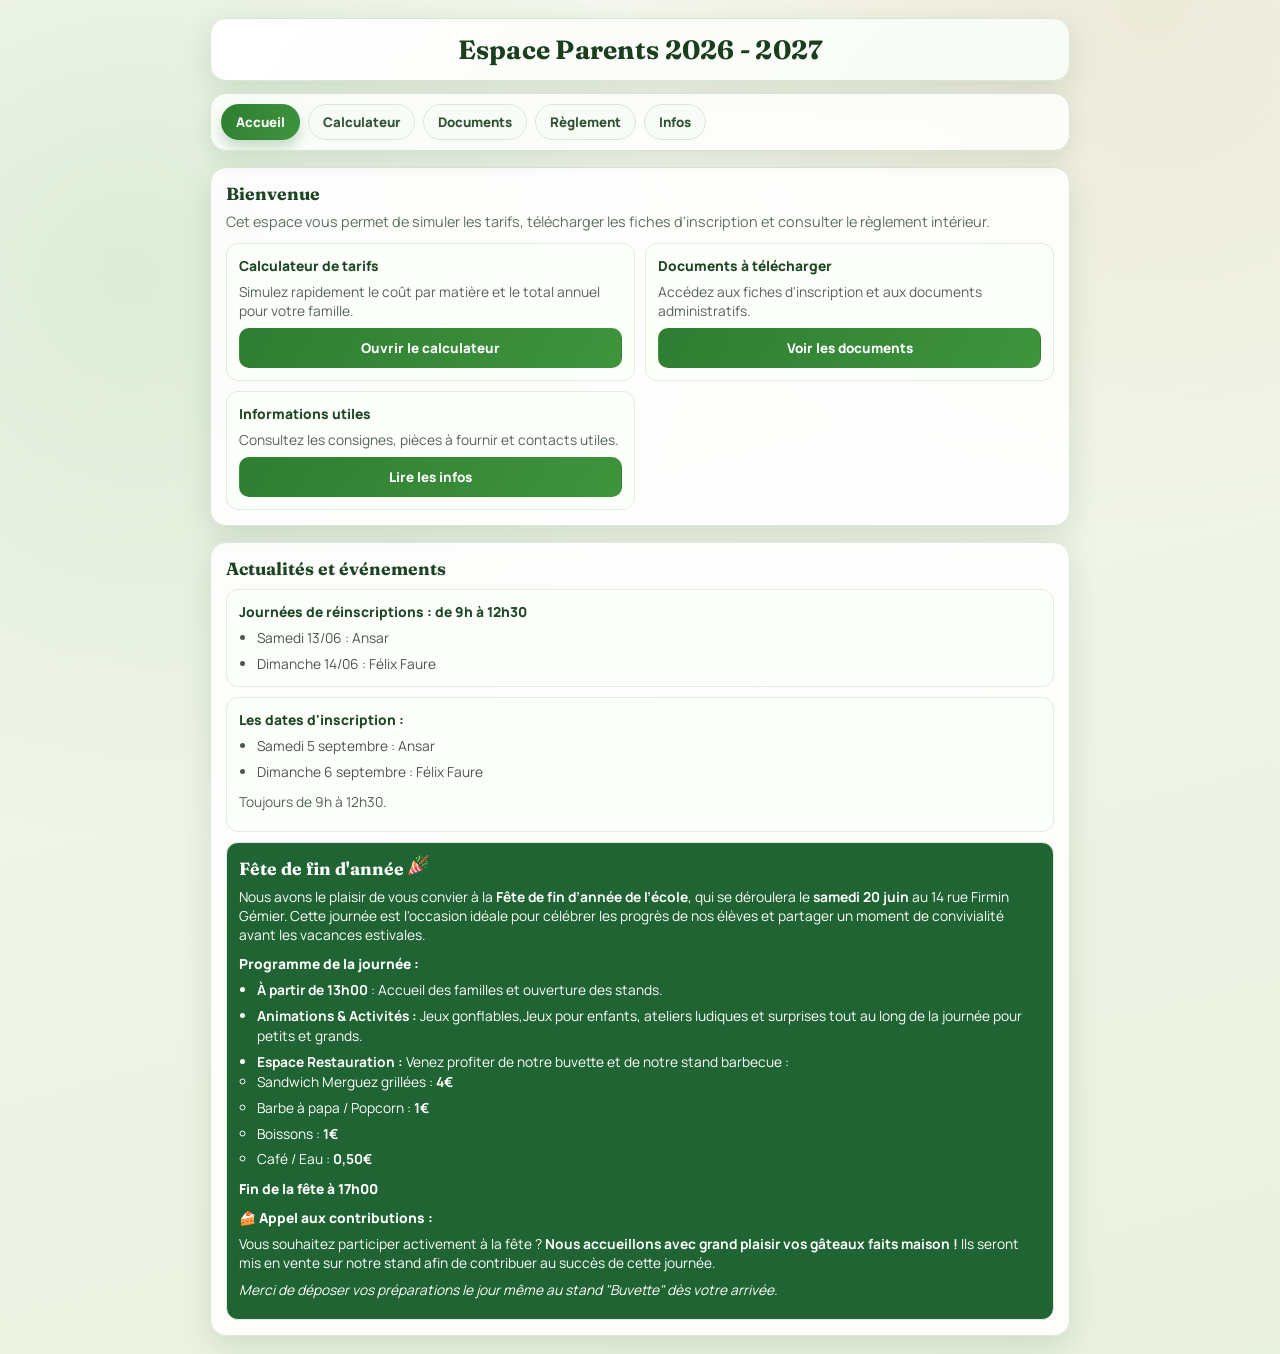
<file: index.html>
<!doctype html>
<html lang="fr">
  <head>
    <meta charset="UTF-8" />
    <meta
      name="viewport"
      content="width=device-width, initial-scale=1.0, user-scalable=no"
    />
    <title>Espace Parents 2026-2027</title>
    <link rel="stylesheet" href="styles.css" />
    <link rel="icon" type="image/png" href="favicon.ico" />
  </head>
  <body>
    <header class="top-nav-wrap">
      <h1>Espace Parents 2026 - 2027</h1>
      <nav class="top-nav">
        <a class="top-link active" href="index.html">Accueil</a>
        <a class="top-link" href="calculateur.html">Calculateur</a>
        <a class="top-link" href="documents.html">Documents</a>
        <a class="top-link" href="reglement.html">Règlement</a>
        <a class="top-link" href="infos-pratiques.html">Infos</a>
      </nav>
    </header>

    <main class="page-section">
      <section class="parents-space">
        <h2>Bienvenue</h2>
        <p class="parents-intro">
          Cet espace vous permet de simuler les tarifs, télécharger les fiches
          d'inscription et consulter le règlement intérieur.
        </p>
        <div class="parents-grid">
          <article class="parents-card">
            <h3>Calculateur de tarifs</h3>
            <p>
              Simulez rapidement le coût par matière et le total annuel pour
              votre famille.
            </p>
            <a class="doc-btn" href="calculateur.html">Ouvrir le calculateur</a>
          </article>
          <article class="parents-card">
            <h3>Documents à télécharger</h3>
            <p>
              Accédez aux fiches d'inscription et aux documents administratifs.
            </p>
            <a class="doc-btn" href="documents.html">Voir les documents</a>
          </article>
          <article class="parents-card">
            <h3>Informations utiles</h3>
            <p>Consultez les consignes, pièces à fournir et contacts utiles.</p>
            <a class="doc-btn" href="infos-pratiques.html">Lire les infos</a>
          </article>
        </div>
      </section>
      <section class="parents-space">
        <h2>Actualités et événements</h2>
        <article class="parents-card" style="margin-top: 10px">
          <h3>Journées de réinscriptions : de 9h à 12h30</h3>
          <ul class="info-list">
            <li>Samedi 13/06 : Ansar</li>
            <li>Dimanche 14/06 : Félix Faure</li>
          </ul>
        </article>
        <article class="parents-card" style="margin-top: 10px">
          <h3>Les dates d'inscription :</h3>
          <ul class="info-list">
            <li>Samedi 5 septembre : Ansar</li>
            <li>Dimanche 6 septembre : Félix Faure</li>
          </ul>
          <p class="parents-intro" style="margin-top: 10px">
            Toujours de 9h à 12h30.
          </p>
        </article>

        <article
          class="parents-card"
          style="margin-top: 10px; background-color: #1f6432"
        >
          <h2 style="color: white">
            Fête de fin d'année
            <img
              src="fete.png"
              alt="Fête de fin d'année"
              style="width: 20px; height: 20px"
            />
          </h2>
          <p style="color: white">
            Nous avons le plaisir de vous convier à la
            <strong>Fête de fin d’année de l’école</strong>, qui se déroulera le
            <strong>samedi 20 juin</strong> au 14 rue Firmin Gémier. Cette
            journée est l'occasion idéale pour célébrer les progrès de nos
            élèves et partager un moment de convivialité avant les vacances
            estivales.
          </p>
          <h3 style="color: white; margin-top: 10px">
            Programme de la journée :
          </h3>
          <ul class="info-list" style="color: white">
            <li>
              <strong>À partir de 13h00</strong> : Accueil des familles et
              ouverture des stands.
            </li>

            <li>
              <strong>Animations & Activités :</strong> Jeux gonflables,Jeux
              pour enfants, ateliers ludiques et surprises tout au long de la
              journée pour petits et grands.
            </li>

            <li>
              <strong>Espace Restauration :</strong> Venez profiter de notre
              buvette et de notre stand barbecue :
              <ul style="list-style-type: circle">
                <li>Sandwich Merguez grillées : <strong>4€</strong></li>
                <li>Barbe à papa / Popcorn : <strong>1€</strong></li>
                <li>Boissons : <strong>1€</strong></li>
                <li>Café / Eau : <strong>0,50€</strong></li>
              </ul>
            </li>
          </ul>
          <h3 style="color: white; margin-top: 10px">Fin de la fête à 17h00</h3>

          <h3 style="color: white; margin-top: 10px">
            🍰 Appel aux contributions :
          </h3>
          <p style="color: white">
            Vous souhaitez participer activement à la fête ?
            <strong
              >Nous accueillons avec grand plaisir vos gâteaux faits maison
              !</strong
            >
            Ils seront mis en vente sur notre stand afin de contribuer au succès
            de cette journée.
          </p>
          <p style="color: white">
            <em
              >Merci de déposer vos préparations le jour même au stand "Buvette"
              dès votre arrivée.</em
            >
          </p>
        </article>
      </section>
    </main>
  </body>
</html>
</file>
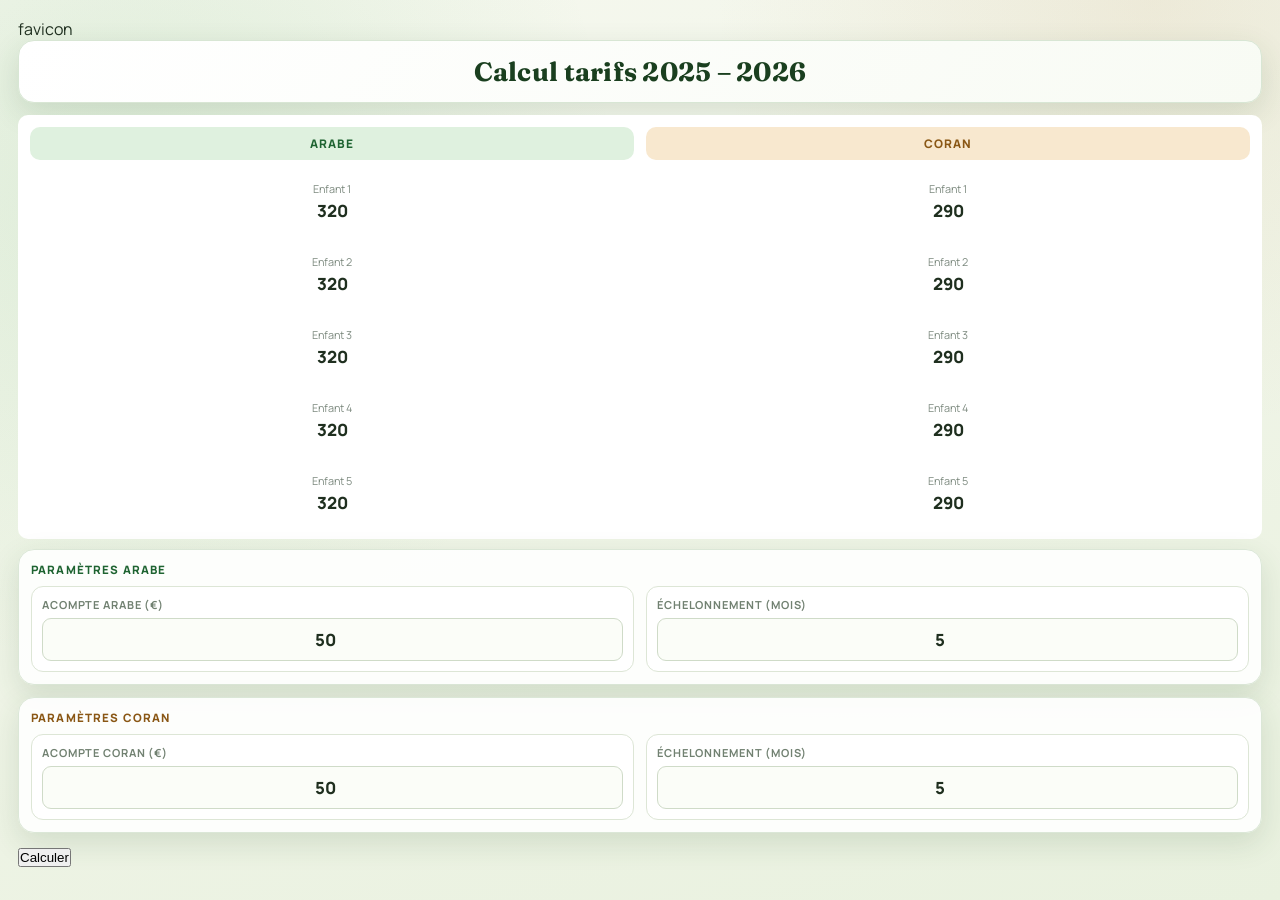
<file: calcul_tarifs_25-26.html>
<!doctype html>
<html lang="fr">
  <head>
    <meta charset="UTF-8" />
    <meta
      name="viewport"
      content="width=device-width, initial-scale=1.0, user-scalable=no"
    />
    <title>Tarifs 2025–2026</title>
    <link rel="stylesheet" href="styles.css" />
    favicon
    <link rel="icon" type="image/png" href="favicon.ico" />
  </head>
  <body>
    <h1>Calcul tarifs 2025 – 2026</h1>

    <!-- Grille 5 enfants -->
    <div
      style="
        background: #fff;
        border-radius: 10px;
        padding: 12px;
        margin-bottom: 10px;
      "
    >
      <div class="grid" style="margin-bottom: 0">
        <div>
          <div class="col-head col-arabe">Arabe</div>
          <div id="col-a"></div>
        </div>
        <div>
          <div class="col-head col-coran">Coran</div>
          <div id="col-c"></div>
        </div>
      </div>
    </div>

    <!-- Paramètres indépendants par matière -->
    <div class="subject-params">
      <div class="subject-card subject-a">
        <div class="subject-title">Paramètres Arabe</div>
        <div class="params-row">
          <div class="param-box">
            <label>Acompte Arabe (€)</label>
            <input
              type="number"
              id="acompteA"
              value="50"
              min="0"
              inputmode="numeric"
            />
          </div>
          <div class="param-box">
            <label>Échelonnement (mois)</label>
            <input
              type="number"
              id="nbmoisA"
              value="5"
              min="1"
              max="12"
              inputmode="numeric"
            />
          </div>
        </div>
      </div>

      <div class="subject-card subject-c">
        <div class="subject-title">Paramètres Coran</div>
        <div class="params-row">
          <div class="param-box">
            <label>Acompte Coran (€)</label>
            <input
              type="number"
              id="acompteC"
              value="50"
              min="0"
              inputmode="numeric"
            />
          </div>
          <div class="param-box">
            <label>Échelonnement (mois)</label>
            <input
              type="number"
              id="nbmoisC"
              value="5"
              min="1"
              max="12"
              inputmode="numeric"
            />
          </div>
        </div>
      </div>
    </div>

    <button class="btn-calc" onclick="calculer()">Calculer</button>

    <div id="result">
      <div id="blocA" class="res-section"></div>
      <div id="blocC" class="res-section"></div>
      <div class="total-bar">
        <span class="tl">Total à régler</span>
        <span class="tv" id="totalGlobal"></span>
      </div>
      <button class="btn-reset" onclick="reset()">
        ← Nouvelle inscription
      </button>
    </div>

    <script src="script.js"></script>
  </body>
</html>
</file>
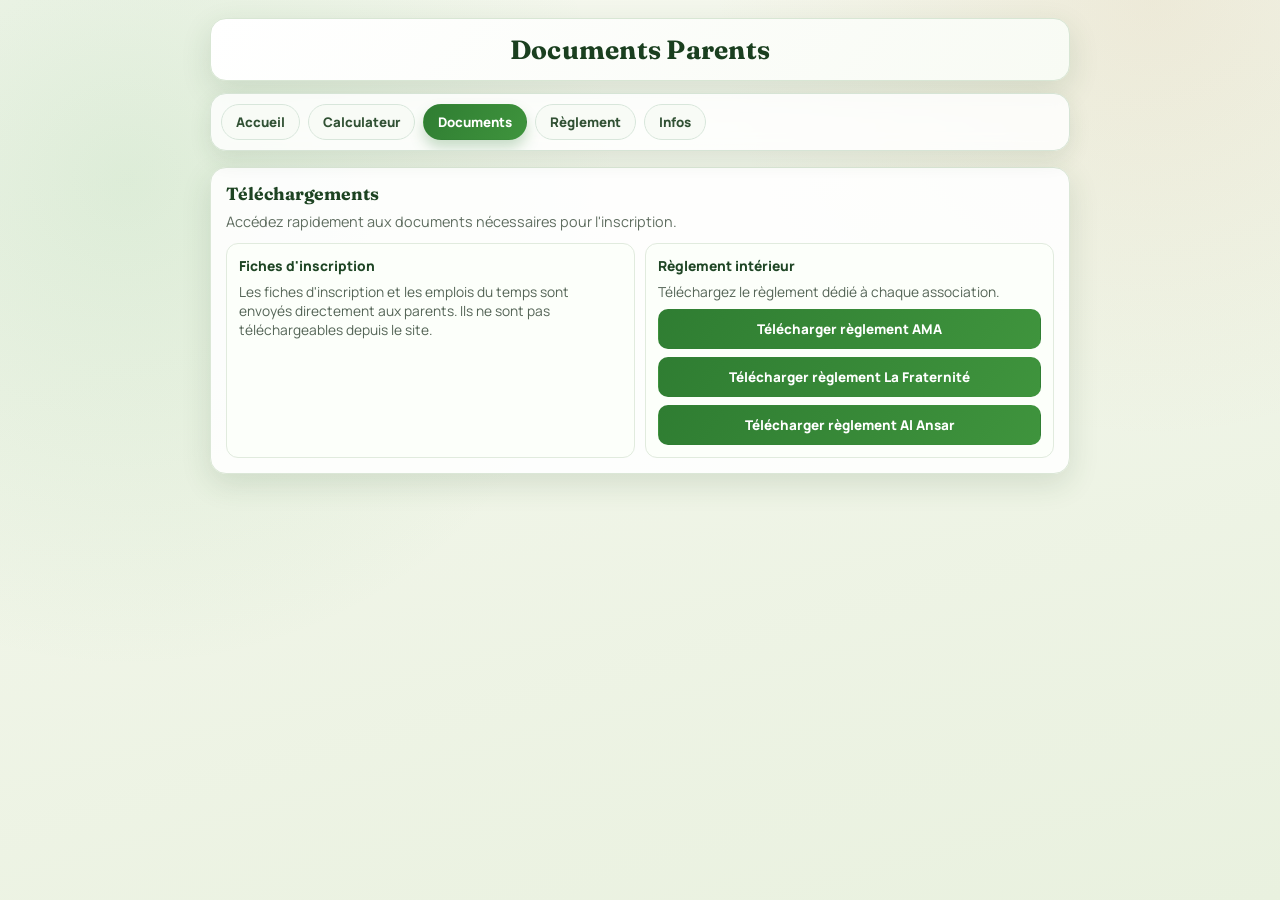
<file: documents.html>
<!doctype html>
<html lang="fr">
  <head>
    <meta charset="UTF-8" />
    <meta
      name="viewport"
      content="width=device-width, initial-scale=1.0, user-scalable=no"
    />
    <title>Documents Parents</title>
    <link rel="stylesheet" href="styles.css" />
    <link rel="icon" type="image/png" href="favicon.ico" />
  </head>
  <body>
    <header class="top-nav-wrap">
      <h1>Documents Parents</h1>
      <nav class="top-nav">
        <a class="top-link" href="index.html">Accueil</a>
        <a class="top-link" href="calculateur.html">Calculateur</a>
        <a class="top-link active" href="documents.html">Documents</a>
        <a class="top-link" href="reglement.html">Règlement</a>
        <a class="top-link" href="infos-pratiques.html">Infos</a>
      </nav>
    </header>

    <main class="page-section">
      <section class="parents-space">
        <h2>Téléchargements</h2>
        <p class="parents-intro">
          Accédez rapidement aux documents nécessaires pour l'inscription.
        </p>
        <div class="parents-grid">
          <article class="parents-card">
            <h3>Fiches d'inscription</h3>
            <p>
              Les fiches d'inscription et les emplois du temps sont envoyés
              directement aux parents. Ils ne sont pas téléchargeables depuis le
              site.
            </p>
          </article>
          <article class="parents-card" id="reglements-associations">
            <h3>Règlement intérieur</h3>
            <p>Téléchargez le règlement dédié à chaque association.</p>
            <div class="doc-actions">
              <a
                class="doc-btn"
                href="REGLEMENT-INTERIEUR-AMA_26-27.pdf"
                download
                >Télécharger règlement AMA</a
              >
              <a
                class="doc-btn"
                href="REGLEMENT-INTERIEUR-FRATERNITE_26-27.pdf"
                download
                >Télécharger règlement La Fraternité</a
              >
              <a
                class="doc-btn"
                href="REGLEMENT-INTERIEUR-ANSAR_26-27.pdf"
                download
                >Télécharger règlement Al Ansar</a
              >
            </div>
          </article>
        </div>
      </section>
    </main>
  </body>
</html>
</file>
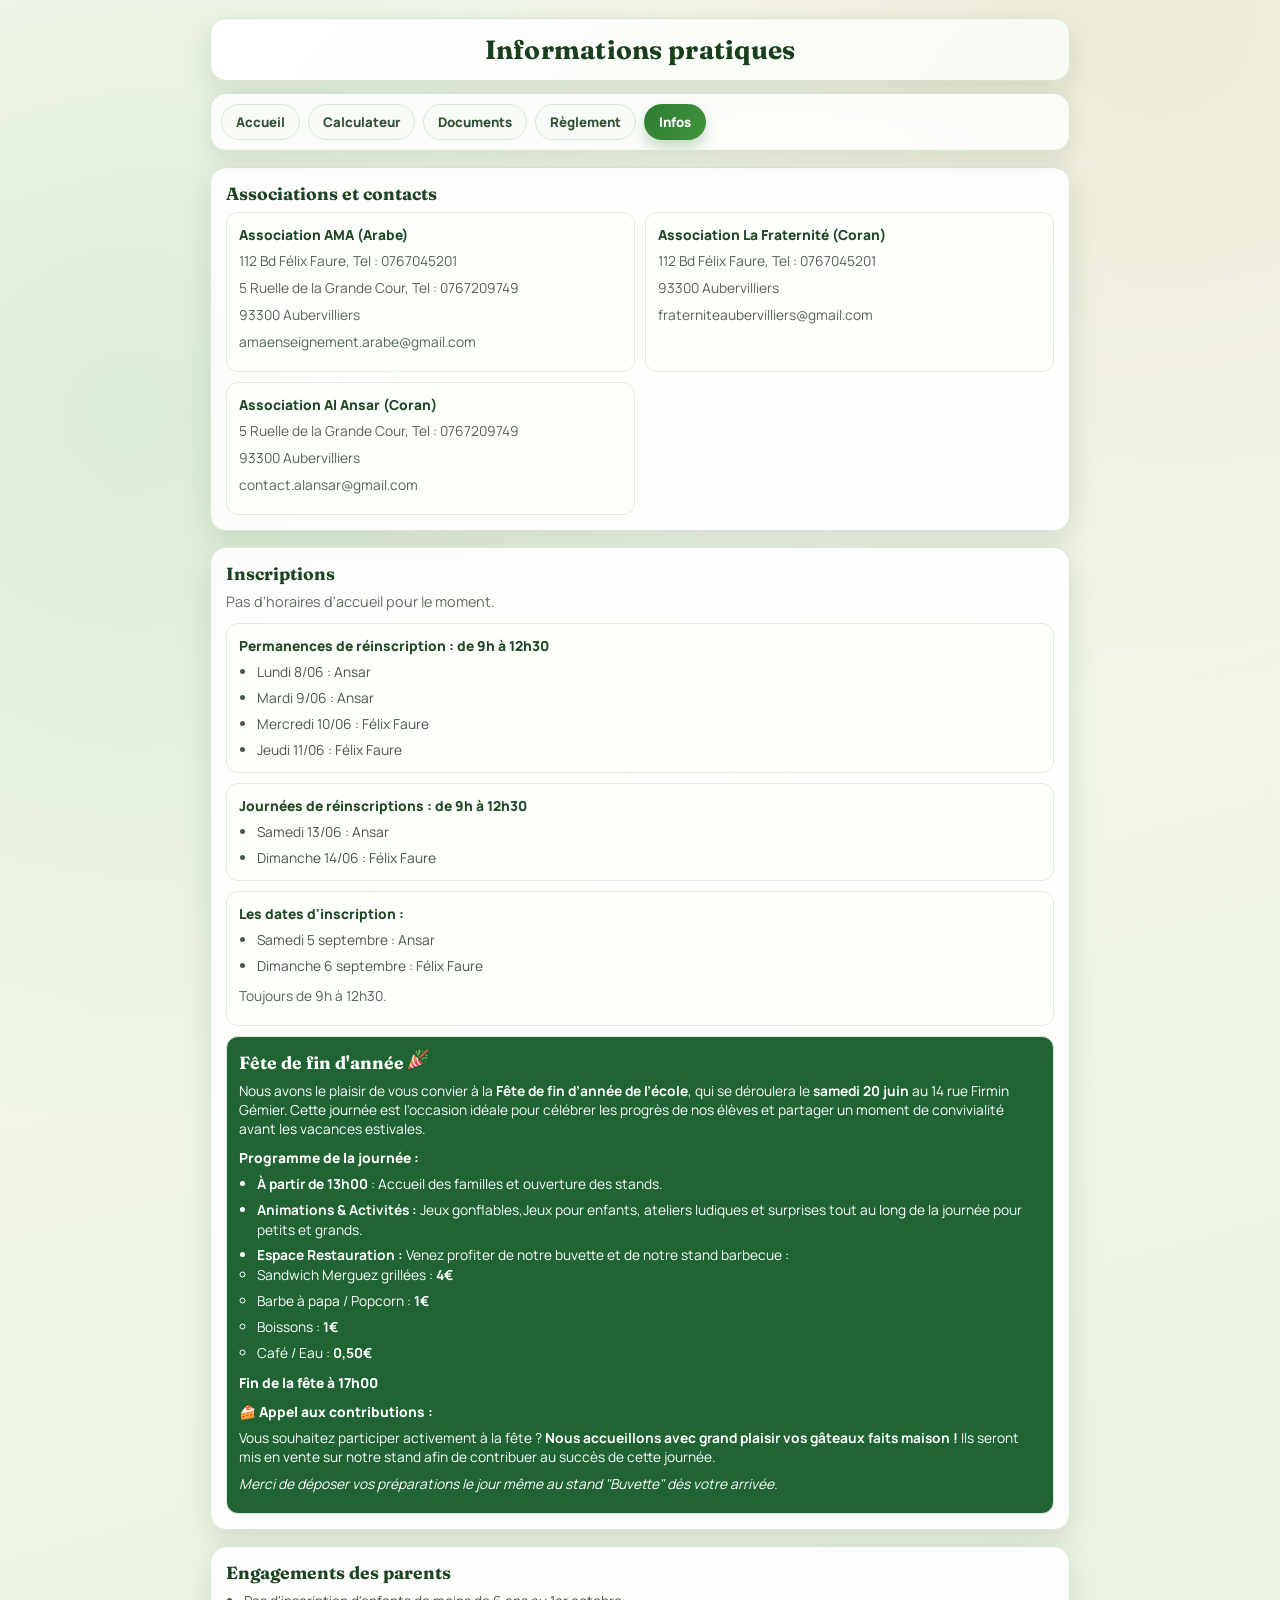
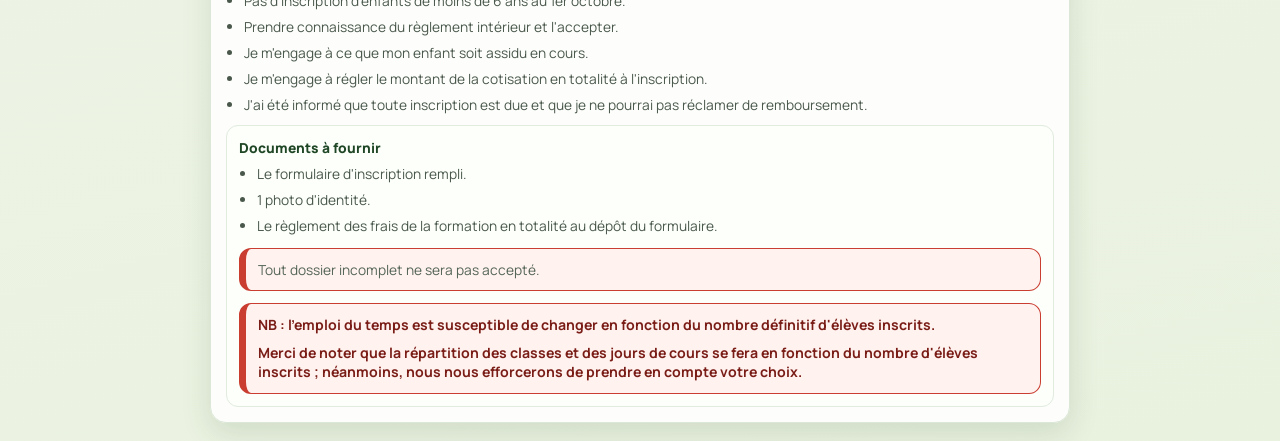
<file: infos-pratiques.html>
<!doctype html>
<html lang="fr">
  <head>
    <meta charset="UTF-8" />
    <meta
      name="viewport"
      content="width=device-width, initial-scale=1.0, user-scalable=no"
    />
    <title>Infos pratiques</title>
    <link rel="stylesheet" href="styles.css" />
    <link rel="icon" type="image/png" href="favicon.ico" />
  </head>
  <body>
    <header class="top-nav-wrap">
      <h1>Informations pratiques</h1>
      <nav class="top-nav">
        <a class="top-link" href="index.html">Accueil</a>
        <a class="top-link" href="calculateur.html">Calculateur</a>
        <a class="top-link" href="documents.html">Documents</a>
        <a class="top-link" href="reglement.html">Règlement</a>
        <a class="top-link active" href="infos-pratiques.html">Infos</a>
      </nav>
    </header>

    <main class="page-section">
      <section class="parents-space">
        <h2>Associations et contacts</h2>
        <div class="parents-grid">
          <article class="parents-card">
            <h3>Association AMA (Arabe)</h3>
            <p>112 Bd Félix Faure, Tel : 0767045201</p>
            <p>5 Ruelle de la Grande Cour, Tel : 0767209749</p>
            <p>93300 Aubervilliers</p>
            <p>amaenseignement.arabe@gmail.com</p>
          </article>

          <article class="parents-card">
            <h3>Association La Fraternité (Coran)</h3>
            <p>112 Bd Félix Faure, Tel : 0767045201</p>
            <p>93300 Aubervilliers</p>
            <p>fraterniteaubervilliers@gmail.com</p>
          </article>

          <article class="parents-card">
            <h3>Association Al Ansar (Coran)</h3>
            <p>5 Ruelle de la Grande Cour, Tel : 0767209749</p>
            <p>93300 Aubervilliers</p>
            <p>contact.alansar@gmail.com</p>
          </article>
        </div>
      </section>

      <section class="parents-space">
        <h2>Inscriptions</h2>
        <p class="parents-intro">Pas d'horaires d'accueil pour le moment.</p>

        <article class="parents-card">
          <h3>Permanences de réinscription : de 9h à 12h30</h3>
          <ul class="info-list">
            <li>Lundi 8/06 : Ansar</li>
            <li>Mardi 9/06 : Ansar</li>
            <li>Mercredi 10/06 : Félix Faure</li>
            <li>Jeudi 11/06 : Félix Faure</li>
          </ul>
        </article>

        <article class="parents-card" style="margin-top: 10px">
          <h3>Journées de réinscriptions : de 9h à 12h30</h3>
          <ul class="info-list">
            <li>Samedi 13/06 : Ansar</li>
            <li>Dimanche 14/06 : Félix Faure</li>
          </ul>
        </article>

        <article class="parents-card" style="margin-top: 10px">
          <h3>Les dates d'inscription :</h3>
          <ul class="info-list">
            <li>Samedi 5 septembre : Ansar</li>
            <li>Dimanche 6 septembre : Félix Faure</li>
          </ul>
          <p class="parents-intro" style="margin-top: 10px">
            Toujours de 9h à 12h30.
          </p>
        </article>

        <article
          class="parents-card"
          style="margin-top: 10px; background-color: #1f6432"
        >
          <h2 style="color: white">
            Fête de fin d'année
            <img
              src="fete.png"
              alt="Fête de fin d'année"
              style="width: 20px; height: 20px"
            />
          </h2>
          <p style="color: white">
            Nous avons le plaisir de vous convier à la
            <strong>Fête de fin d’année de l’école</strong>, qui se déroulera le
            <strong>samedi 20 juin</strong> au 14 rue Firmin Gémier. Cette
            journée est l'occasion idéale pour célébrer les progrès de nos
            élèves et partager un moment de convivialité avant les vacances
            estivales.
          </p>
          <h3 style="color: white; margin-top: 10px">
            Programme de la journée :
          </h3>
          <ul class="info-list" style="color: white">
            <li>
              <strong>À partir de 13h00</strong> : Accueil des familles et
              ouverture des stands.
            </li>

            <li>
              <strong>Animations & Activités :</strong> Jeux gonflables,Jeux
              pour enfants, ateliers ludiques et surprises tout au long de la
              journée pour petits et grands.
            </li>

            <li>
              <strong>Espace Restauration :</strong> Venez profiter de notre
              buvette et de notre stand barbecue :
              <ul style="list-style-type: circle">
                <li>Sandwich Merguez grillées : <strong>4€</strong></li>
                <li>Barbe à papa / Popcorn : <strong>1€</strong></li>
                <li>Boissons : <strong>1€</strong></li>
                <li>Café / Eau : <strong>0,50€</strong></li>
              </ul>
            </li>
          </ul>
          <h3 style="color: white; margin-top: 10px">Fin de la fête à 17h00</h3>

          <h3 style="color: white; margin-top: 10px">
            🍰 Appel aux contributions :
          </h3>
          <p style="color: white">
            Vous souhaitez participer activement à la fête ?
            <strong
              >Nous accueillons avec grand plaisir vos gâteaux faits maison
              !</strong
            >
            Ils seront mis en vente sur notre stand afin de contribuer au succès
            de cette journée.
          </p>
          <p style="color: white">
            <em
              >Merci de déposer vos préparations le jour même au stand "Buvette"
              dès votre arrivée.</em
            >
          </p>
        </article>
      </section>

      <section class="parents-space">
        <h2>Engagements des parents</h2>
        <ul class="info-list">
          <li>Pas d'inscription d'enfants de moins de 6 ans au 1er octobre.</li>
          <li>Prendre connaissance du règlement intérieur et l'accepter.</li>
          <li>Je m'engage à ce que mon enfant soit assidu en cours.</li>
          <li>
            Je m'engage à régler le montant de la cotisation en totalité à
            l'inscription.
          </li>
          <li>
            J'ai été informé que toute inscription est due et que je ne pourrai
            pas réclamer de remboursement.
          </li>
        </ul>

        <article class="parents-card" style="margin-top: 10px">
          <h3>Documents à fournir</h3>
          <ul class="info-list">
            <li>Le formulaire d'inscription rempli.</li>
            <li>1 photo d'identité.</li>
            <li>
              Le règlement des frais de la formation en totalité au dépôt du
              formulaire.
            </li>
          </ul>
          <p class="alert-note">Tout dossier incomplet ne sera pas accepté.</p>
          <div
            class="alert-note"
            role="note"
            aria-label="Information importante"
          >
            <p>
              NB : l'emploi du temps est susceptible de changer en fonction du
              nombre définitif d'élèves inscrits.
            </p>
            <p>
              Merci de noter que la répartition des classes et des jours de
              cours se fera en fonction du nombre d'élèves inscrits ; néanmoins,
              nous nous efforcerons de prendre en compte votre choix.
            </p>
          </div>
        </article>
      </section>
    </main>
  </body>
</html>
</file>
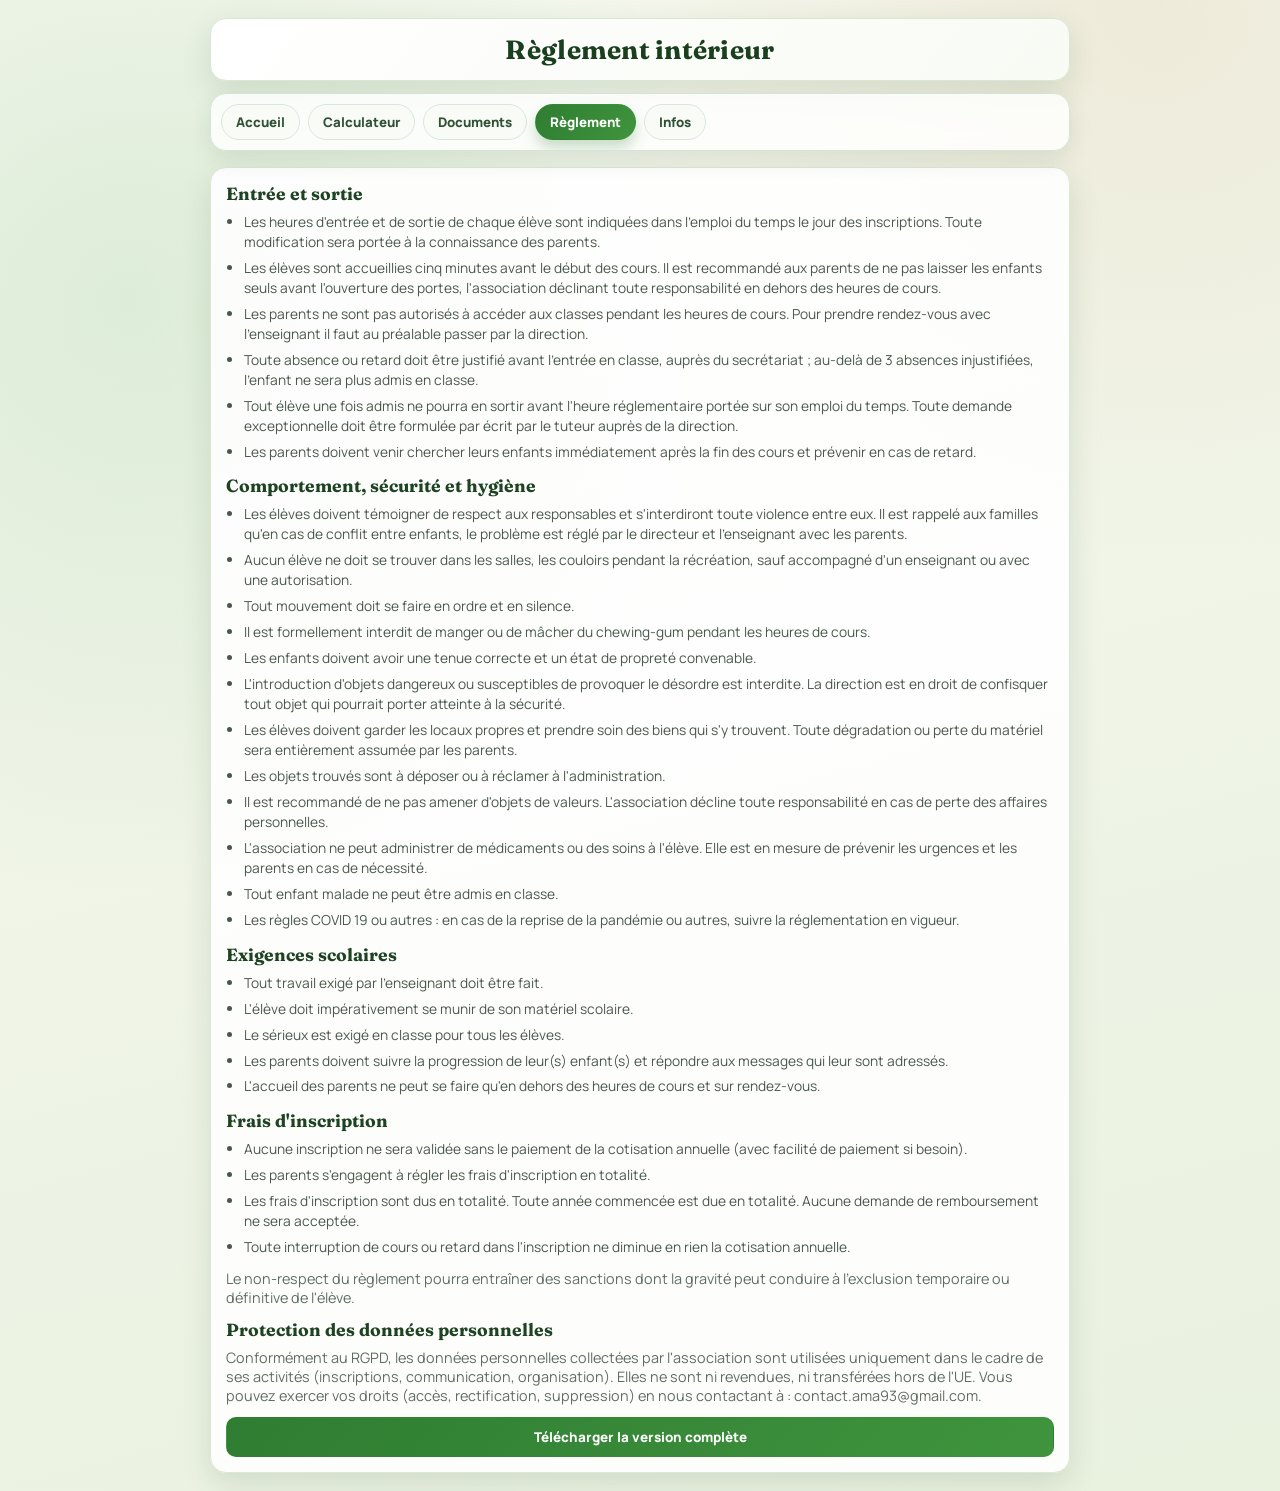
<file: reglement.html>
<!doctype html>
<html lang="fr">
  <head>
    <meta charset="UTF-8" />
    <meta
      name="viewport"
      content="width=device-width, initial-scale=1.0, user-scalable=no"
    />
    <title>Règlement intérieur</title>
    <link rel="stylesheet" href="styles.css" />
    <link rel="icon" type="image/png" href="favicon.ico" />
  </head>
  <body>
    <header class="top-nav-wrap">
      <h1>Règlement intérieur</h1>
      <nav class="top-nav">
        <a class="top-link" href="index.html">Accueil</a>
        <a class="top-link" href="calculateur.html">Calculateur</a>
        <a class="top-link" href="documents.html">Documents</a>
        <a class="top-link active" href="reglement.html">Règlement</a>
        <a class="top-link" href="infos-pratiques.html">Infos</a>
      </nav>
    </header>

    <main class="page-section">
      <section class="parents-space">
        <h2>Entrée et sortie</h2>
        <ul class="info-list">
          <li>
            Les heures d'entrée et de sortie de chaque élève sont indiquées dans
            l'emploi du temps le jour des inscriptions. Toute modification sera
            portée à la connaissance des parents.
          </li>
          <li>
            Les élèves sont accueillies cinq minutes avant le début des cours.
            Il est recommandé aux parents de ne pas laisser les enfants seuls
            avant l'ouverture des portes, l'association déclinant toute
            responsabilité en dehors des heures de cours.
          </li>
          <li>
            Les parents ne sont pas autorisés à accéder aux classes pendant les
            heures de cours. Pour prendre rendez-vous avec l'enseignant il faut
            au préalable passer par la direction.
          </li>
          <li>
            Toute absence ou retard doit être justifié avant l'entrée en classe,
            auprès du secrétariat ; au-delà de 3 absences injustifiées, l'enfant
            ne sera plus admis en classe.
          </li>
          <li>
            Tout élève une fois admis ne pourra en sortir avant l'heure
            réglementaire portée sur son emploi du temps. Toute demande
            exceptionnelle doit être formulée par écrit par le tuteur auprès de
            la direction.
          </li>
          <li>
            Les parents doivent venir chercher leurs enfants immédiatement après
            la fin des cours et prévenir en cas de retard.
          </li>
        </ul>

        <h2 style="margin-top: 14px">Comportement, sécurité et hygiène</h2>
        <ul class="info-list">
          <li>
            Les élèves doivent témoigner de respect aux responsables et
            s'interdiront toute violence entre eux. Il est rappelé aux familles
            qu'en cas de conflit entre enfants, le problème est réglé par le
            directeur et l'enseignant avec les parents.
          </li>
          <li>
            Aucun élève ne doit se trouver dans les salles, les couloirs pendant
            la récréation, sauf accompagné d'un enseignant ou avec une
            autorisation.
          </li>
          <li>Tout mouvement doit se faire en ordre et en silence.</li>
          <li>
            Il est formellement interdit de manger ou de mâcher du chewing-gum
            pendant les heures de cours.
          </li>
          <li>
            Les enfants doivent avoir une tenue correcte et un état de propreté
            convenable.
          </li>
          <li>
            L'introduction d'objets dangereux ou susceptibles de provoquer le
            désordre est interdite. La direction est en droit de confisquer tout
            objet qui pourrait porter atteinte à la sécurité.
          </li>
          <li>
            Les élèves doivent garder les locaux propres et prendre soin des
            biens qui s'y trouvent. Toute dégradation ou perte du matériel sera
            entièrement assumée par les parents.
          </li>
          <li>
            Les objets trouvés sont à déposer ou à réclamer à l'administration.
          </li>
          <li>
            Il est recommandé de ne pas amener d'objets de valeurs.
            L'association décline toute responsabilité en cas de perte des
            affaires personnelles.
          </li>
          <li>
            L'association ne peut administrer de médicaments ou des soins à
            l'élève. Elle est en mesure de prévenir les urgences et les parents
            en cas de nécessité.
          </li>
          <li>Tout enfant malade ne peut être admis en classe.</li>
          <li>
            Les règles COVID 19 ou autres : en cas de la reprise de la pandémie
            ou autres, suivre la réglementation en vigueur.
          </li>
        </ul>

        <h2 style="margin-top: 14px">Exigences scolaires</h2>
        <ul class="info-list">
          <li>Tout travail exigé par l'enseignant doit être fait.</li>
          <li>
            L'élève doit impérativement se munir de son matériel scolaire.
          </li>
          <li>Le sérieux est exigé en classe pour tous les élèves.</li>
          <li>
            Les parents doivent suivre la progression de leur(s) enfant(s) et
            répondre aux messages qui leur sont adressés.
          </li>
          <li>
            L'accueil des parents ne peut se faire qu'en dehors des heures de
            cours et sur rendez-vous.
          </li>
        </ul>

        <h2 style="margin-top: 14px">Frais d'inscription</h2>
        <ul class="info-list">
          <li>
            Aucune inscription ne sera validée sans le paiement de la cotisation
            annuelle (avec facilité de paiement si besoin).
          </li>
          <li>
            Les parents s'engagent à régler les frais d'inscription en totalité.
          </li>
          <li>
            Les frais d'inscription sont dus en totalité. Toute année commencée
            est due en totalité. Aucune demande de remboursement ne sera
            acceptée.
          </li>
          <li>
            Toute interruption de cours ou retard dans l'inscription ne diminue
            en rien la cotisation annuelle.
          </li>
        </ul>

        <p class="parents-intro" style="margin-top: 12px">
          Le non-respect du règlement pourra entraîner des sanctions dont la
          gravité peut conduire à l'exclusion temporaire ou définitive de
          l'élève.
        </p>

        <h2 style="margin-top: 10px">Protection des données personnelles</h2>
        <p class="parents-intro">
          Conformément au RGPD, les données personnelles collectées par
          l'association sont utilisées uniquement dans le cadre de ses activités
          (inscriptions, communication, organisation). Elles ne sont ni
          revendues, ni transférées hors de l'UE. Vous pouvez exercer vos droits
          (accès, rectification, suppression) en nous contactant à :
          contact.ama93@gmail.com.
        </p>
        <div class="doc-actions" style="margin-top: 12px">
          <a class="doc-btn" href="documents.html#reglements-associations"
            >Télécharger la version complète</a
          >
        </div>
      </section>
    </main>
  </body>
</html>
</file>
<file: styles.css>
@import url('https://fonts.googleapis.com/css2?family=Manrope:wght@500;700;800&family=Fraunces:opsz,wght@9..144,700&display=swap');

:root {
  --bg-1: #f6f8ef;
  --bg-2: #e9f1df;
  --surface: rgba(255, 255, 255, 0.9);
  --surface-strong: #ffffff;
  --text: #1f2f1f;
  --muted: #5f6d60;
  --line: #dde6d6;
  --brand: #2f7d32;
  --brand-2: #3f943d;
  --coran: #b77721;
  --shadow: 0 10px 30px rgba(43, 85, 43, 0.14);
}

* {
  box-sizing: border-box;
  margin: 0;
  padding: 0;
}

body {
  font-family: 'Manrope', 'Segoe UI', sans-serif;
  color: var(--text);
  min-height: 100vh;
  padding: 12px;
  background:
    radial-gradient(
      circle at 10% 20%,
      rgba(83, 173, 92, 0.14),
      transparent 36%
    ),
    radial-gradient(
      circle at 90% 0%,
      rgba(199, 150, 91, 0.13),
      transparent 30%
    ),
    linear-gradient(165deg, var(--bg-1), var(--bg-2));
}

h1 {
  font-family: 'Fraunces', Georgia, serif;
  font-size: clamp(1.15rem, 2.6vw, 1.65rem);
  font-weight: 700;
  color: #1a3f1f;
  text-align: center;
  margin-bottom: 12px;
  padding: 14px 12px;
  background: linear-gradient(130deg, #ffffff, #f8fbf4);
  border: 1px solid #d8e6d4;
  border-radius: 16px;
  letter-spacing: 0.01em;
  box-shadow: var(--shadow);
  animation: rise 0.55s ease;
}

.top-nav-wrap {
  margin: 0 auto 16px;
  max-width: 860px;
  position: sticky;
  top: 8px;
  z-index: 20;
}

.top-nav {
  display: flex;
  gap: 8px;
  overflow-x: auto;
  padding: 10px;
  border-radius: 16px;
  border: 1px solid #d6e4d5;
  background: rgba(255, 255, 255, 0.82);
  backdrop-filter: blur(8px);
  box-shadow: 0 8px 22px rgba(37, 73, 37, 0.11);
  scrollbar-width: thin;
  scrollbar-color: #c4d6c0 transparent;
}

.top-nav::-webkit-scrollbar {
  height: 6px;
}

.top-nav::-webkit-scrollbar-thumb {
  background: #c4d6c0;
  border-radius: 999px;
}

.top-link {
  display: inline-block;
  text-decoration: none;
  font-size: 0.83rem;
  font-weight: 800;
  color: #315134;
  background: #f8fbf6;
  border: 1px solid #d8e6db;
  border-radius: 999px;
  padding: 8px 14px;
  white-space: nowrap;
  transition:
    transform 0.2s ease,
    box-shadow 0.2s ease,
    color 0.2s ease,
    background 0.2s ease;
}

.top-link:hover {
  transform: translateY(-1px);
  color: #1f3f22;
  box-shadow: 0 6px 14px rgba(47, 125, 50, 0.16);
}

.top-link.active {
  color: #fff;
  background: linear-gradient(125deg, var(--brand), var(--brand-2));
  border-color: transparent;
  box-shadow: 0 8px 14px rgba(47, 125, 50, 0.26);
}

.page-section,
.calc-shell {
  max-width: 860px;
  margin: 0 auto;
}

.grid-shell,
.res-section,
.subject-card,
.parents-space {
  background: var(--surface);
  border: 1px solid #dbe7d7;
  border-radius: 16px;
  box-shadow: var(--shadow);
}

.grid-shell {
  padding: 14px;
  margin-bottom: 12px;
}

.grid {
  display: grid;
  grid-template-columns: 1fr 1fr;
  gap: 12px;
  margin-bottom: 10px;
}

.col-head {
  text-align: center;
  font-size: 0.74rem;
  font-weight: 800;
  text-transform: uppercase;
  letter-spacing: 0.09em;
  padding: 8px;
  border-radius: 10px;
  margin-bottom: 8px;
}

.col-arabe {
  background: #dff1df;
  color: #1f6432;
}

.col-coran {
  background: #f8e8cf;
  color: #8a5715;
}

.case {
  background: #fff;
  border-radius: 12px;
  padding: 11px 8px;
  text-align: center;
  border: 2px solid transparent;
  cursor: pointer;
  transition:
    transform 0.16s ease,
    box-shadow 0.16s ease,
    border-color 0.16s ease,
    background 0.16s ease;
  -webkit-tap-highlight-color: transparent;
}

.case:hover {
  transform: translateY(-1px);
  box-shadow: 0 8px 14px rgba(56, 93, 56, 0.12);
}

.case .lbl {
  font-size: 0.68rem;
  color: #7e8b80;
  margin-bottom: 3px;
}

.case .num {
  font-size: 1.05rem;
  font-weight: 800;
  color: #1f2f1f;
}

.case.on-a {
  border-color: var(--brand);
  background: #ebf8ec;
}

.case.on-c {
  border-color: var(--coran);
  background: #fdf3e5;
}

.case.on-a .num {
  color: #1f6432;
}

.case.on-c .num {
  color: #8a5715;
}

.subject-params {
  display: grid;
  gap: 12px;
  margin-bottom: 12px;
}

.subject-card {
  padding: 12px;
}

.subject-title {
  font-size: 0.72rem;
  font-weight: 800;
  text-transform: uppercase;
  letter-spacing: 0.1em;
  margin-bottom: 9px;
}

.subject-a .subject-title {
  color: #1f6432;
}

.subject-c .subject-title {
  color: #8a5715;
}

.params-row {
  display: flex;
  gap: 10px;
  align-items: stretch;
}

.param-box {
  flex: 1;
  min-width: 0;
  background: var(--surface-strong);
  border: 1px solid var(--line);
  border-radius: 12px;
  padding: 10px;
}

.param-box label {
  display: block;
  font-size: 0.69rem;
  font-weight: 700;
  text-transform: uppercase;
  letter-spacing: 0.08em;
  color: #718171;
  margin-bottom: 6px;
}

.param-box input,
.param-box select,
.param-box select option {
  width: 100%;
  padding: 9px 10px;
  border: 1.5px solid #cfdbc8;
  border-radius: 9px;
  font-size: 1.05rem;
  font-weight: 800;
  text-align: center;
  font-family: inherit;
  color: #1f2f1f;
  background: #fbfdf8;
}

.param-box input:focus {
  outline: none;
  border-color: var(--brand);
  box-shadow: 0 0 0 3px rgba(47, 125, 50, 0.14);
}

.btn-form-reset,
.btn-reset,
.doc-btn {
  transition:
    transform 0.2s ease,
    box-shadow 0.2s ease,
    background 0.2s ease;
}

.btn-form-reset {
  width: 100%;
  padding: 12px;
  background: #ffffff;
  border: 1.5px solid #d5dfcf;
  border-radius: 12px;
  color: #334634;
  font-size: 0.9rem;
  font-weight: 800;
  cursor: pointer;
  font-family: inherit;
  margin-bottom: 12px;
}

.btn-form-reset:hover,
.btn-reset:hover,
.doc-btn:hover {
  transform: translateY(-1px);
  box-shadow: 0 8px 14px rgba(45, 82, 47, 0.15);
}

.btn-form-reset:active,
.btn-reset:active,
.doc-btn:active {
  transform: translateY(0);
}

#result {
  display: none;
}

.res-section {
  padding: 14px;
  margin-bottom: 10px;
}

.res-title {
  font-size: 0.7rem;
  font-weight: 800;
  text-transform: uppercase;
  letter-spacing: 0.1em;
  margin-bottom: 10px;
}

.res-title.a {
  color: #1f6432;
}

.res-title.c {
  color: #8a5715;
}

.res-row {
  display: flex;
  justify-content: space-between;
  align-items: center;
  padding: 6px 0;
  font-size: 0.91rem;
  border-bottom: 1px solid #eef4ea;
}

.res-row:last-child {
  border: none;
}

.res-row .rl {
  color: var(--muted);
}

.res-row .rv {
  font-weight: 800;
  color: #1f2f1f;
}

.res-row.big .rv {
  font-size: 1.15rem;
  color: var(--brand);
}

.res-row.big {
  padding-top: 10px;
}

.chq-box {
  background: #fffbf2;
  border: 1.5px solid #efd482;
  border-radius: 10px;
  padding: 11px 12px;
  margin-top: 8px;
}

.chq-title {
  font-size: 0.65rem;
  font-weight: 700;
  text-transform: uppercase;
  letter-spacing: 0.09em;
  color: #a57720;
  margin-bottom: 6px;
}

.chq-row {
  display: flex;
  justify-content: space-between;
  font-size: 0.88rem;
  padding: 3px 0;
}

.chq-row .cl {
  color: #7f877e;
}

.chq-row .cv {
  font-weight: 800;
  color: #1f2f1f;
}

.total-bar {
  background: linear-gradient(130deg, var(--brand), var(--brand-2));
  color: #fff;
  border-radius: 14px;
  padding: 15px 16px;
  display: flex;
  justify-content: space-between;
  align-items: center;
  margin-bottom: 10px;
  box-shadow: 0 12px 20px rgba(48, 128, 52, 0.26);
}

.total-bar .tl {
  font-size: 0.8rem;
  font-weight: 700;
  opacity: 0.9;
}

.total-bar .tv {
  font-size: 1.4rem;
  font-weight: 900;
}

.btn-reset {
  width: 100%;
  padding: 12px;
  background: #ffffff;
  border: 1.5px solid #d8e1d4;
  border-radius: 12px;
  color: #455446;
  font-size: 0.89rem;
  font-weight: 700;
  cursor: pointer;
  font-family: inherit;
}

.parents-space {
  margin-top: 16px;
  padding: 15px;
  animation: rise 0.45s ease;
}

.parents-space h2 {
  font-family: 'Fraunces', Georgia, serif;
  font-size: 1.1rem;
  color: #1d4322;
  margin-bottom: 8px;
}

.parents-intro {
  color: var(--muted);
  font-size: 0.9rem;
  margin-bottom: 12px;
}

.parents-grid {
  display: grid;
  gap: 10px;
}

.parents-card {
  border: 1px solid #e1ebde;
  border-radius: 12px;
  padding: 12px;
  background: #fcfffa;
}

.parents-card h3 {
  font-size: 0.86rem;
  color: #1f4625;
  margin-bottom: 7px;
  font-weight: 800;
}

.parents-card p {
  font-size: 0.86rem;
  color: #546456;
  margin-bottom: 8px;
}

.doc-actions {
  display: grid;
  gap: 8px;
}

.doc-btn {
  display: block;
  text-decoration: none;
  text-align: center;
  background: linear-gradient(125deg, var(--brand), var(--brand-2));
  color: #fff;
  border-radius: 10px;
  padding: 10px 11px;
  font-size: 0.84rem;
  font-weight: 800;
  border: 1px solid transparent;
}

.doc-btn.secondary {
  background: #edf5ea;
  color: #1f5f2f;
  border: 1px solid #c9e2cf;
}

.info-list {
  margin-left: 18px;
  color: #4a584b;
  font-size: 0.86rem;
  line-height: 1.45;
}

.info-list li + li {
  margin-top: 6px;
}

.alert-note {
  margin-top: 12px;
  border: 1.5px solid #ca3e32;
  border-left-width: 7px;
  border-radius: 12px;
  background: #fff2ef;
  padding: 11px 12px;
}

.alert-note p {
  color: #7a1d17;
  font-size: 0.88rem;
  font-weight: 700;
  line-height: 1.4;
  margin: 0;
}

.alert-note p + p {
  margin-top: 8px;
}

@media (min-width: 740px) {
  body {
    padding: 18px;
  }

  .parents-grid {
    grid-template-columns: repeat(2, minmax(0, 1fr));
  }

  .params-row {
    gap: 12px;
  }
}

@media (max-width: 560px) {
  .grid {
    grid-template-columns: repeat(2, minmax(0, 1fr));
    gap: 8px;
  }

  .params-row {
    flex-direction: column;
  }
}

@keyframes rise {
  from {
    opacity: 0;
    transform: translateY(8px);
  }

  to {
    opacity: 1;
    transform: translateY(0);
  }
}
</file>
